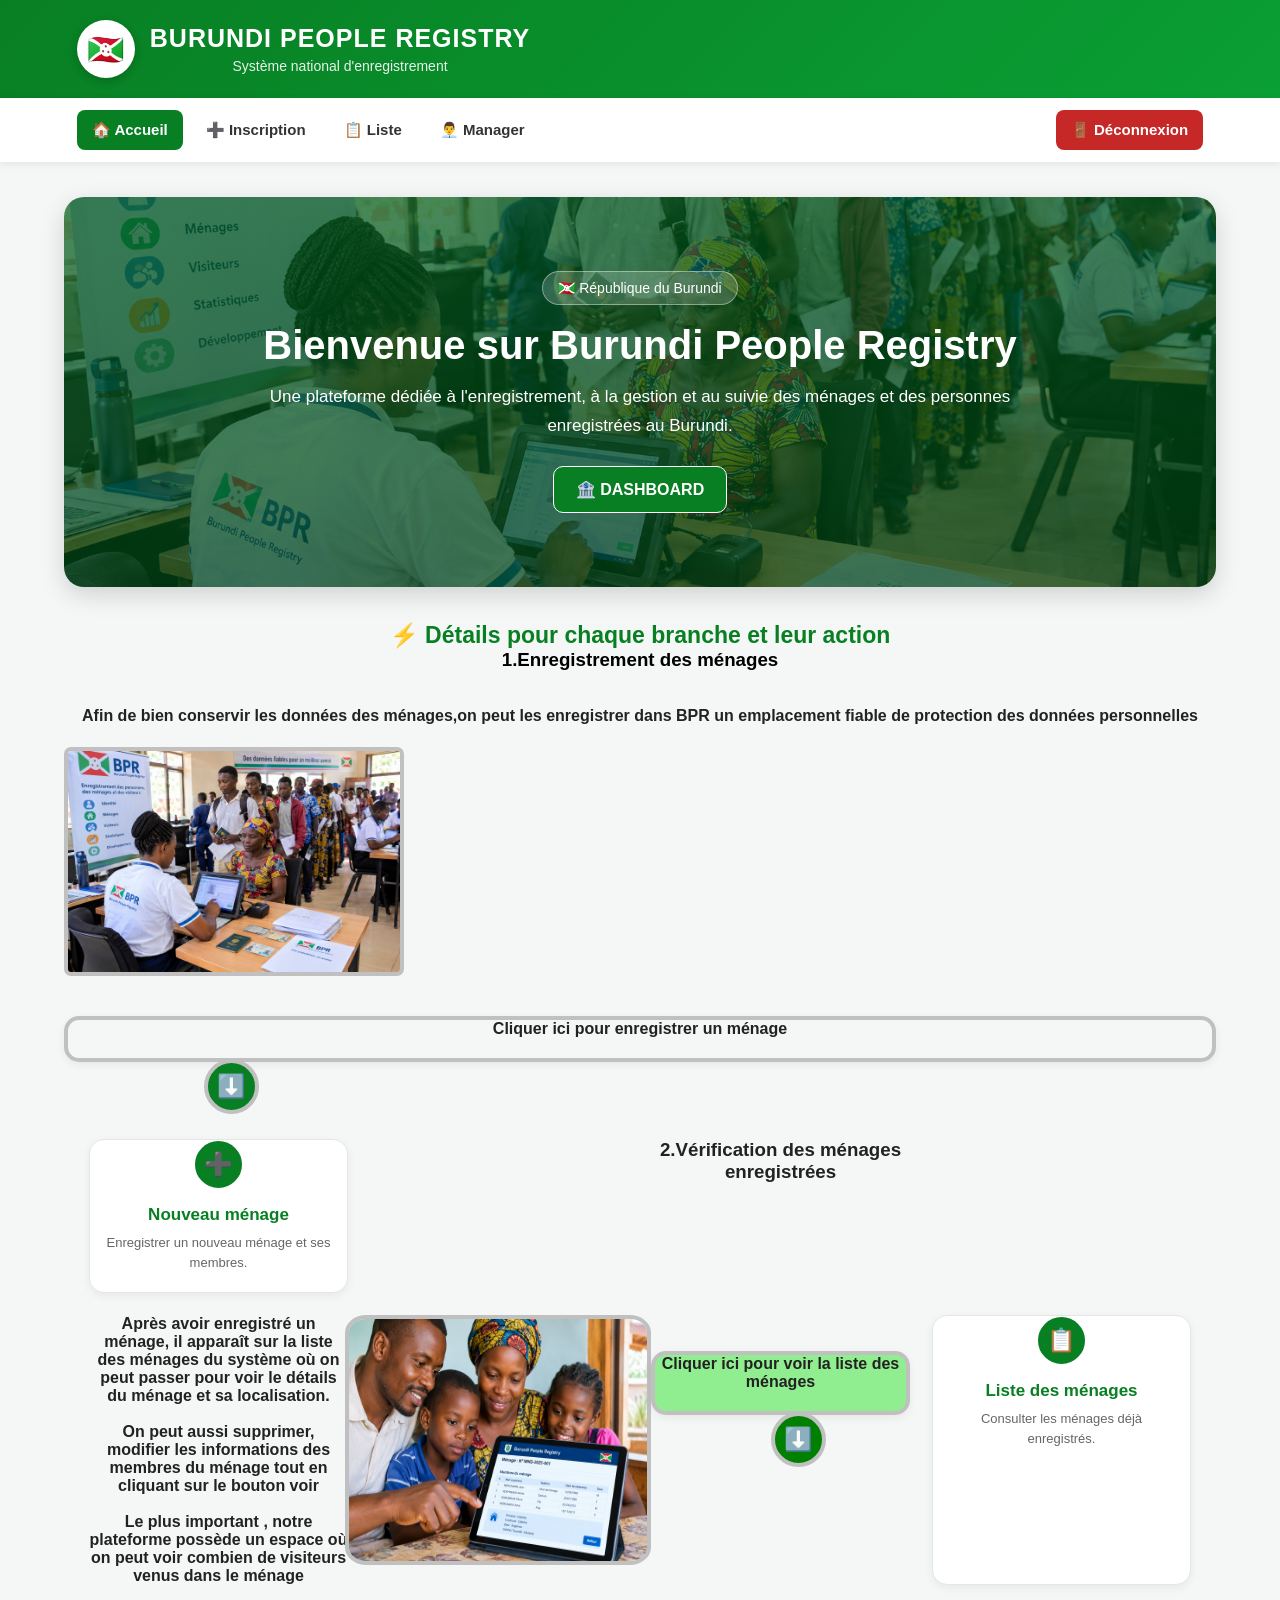
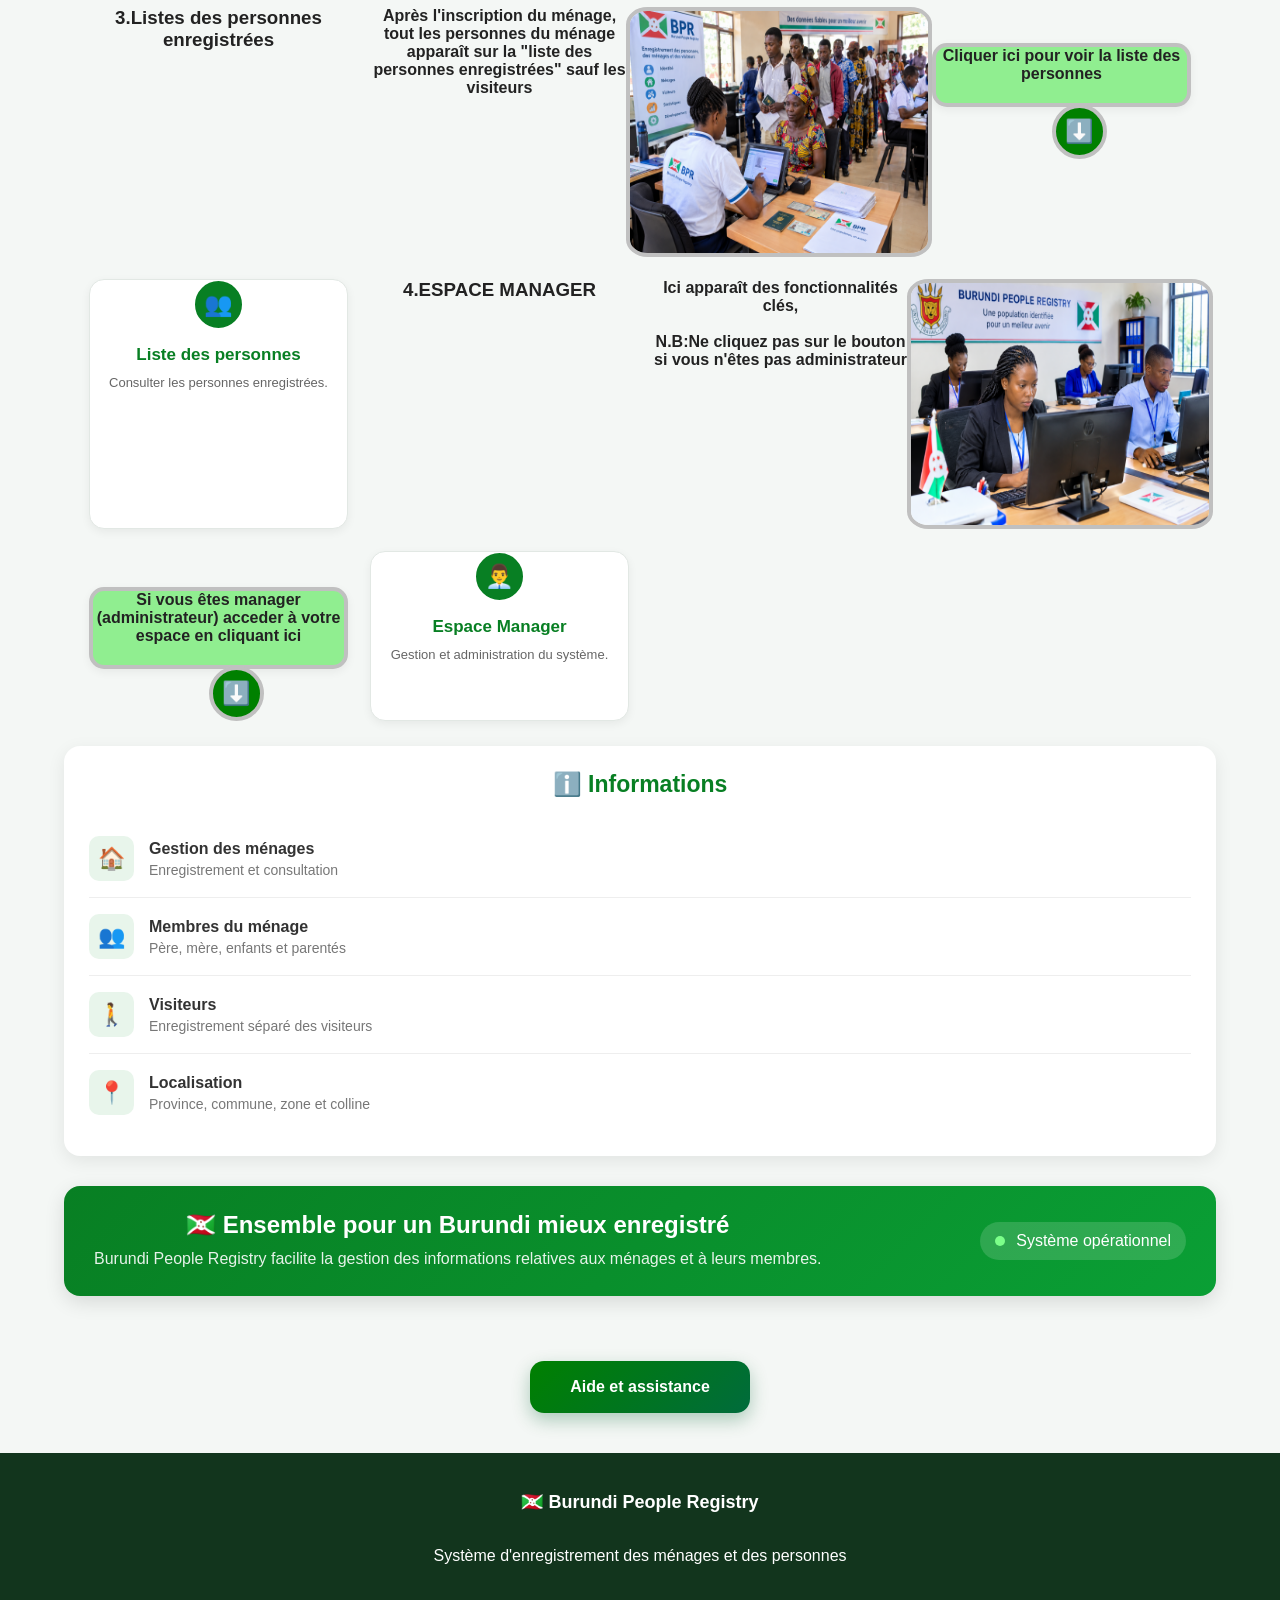
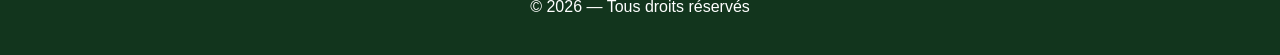
<file: accueil.html>
<!DOCTYPE html>
<html lang="fr">

<head>

    <meta charset="UTF-8">

    <meta
        name="viewport"
        content="width=device-width, initial-scale=1.0"
    >

    <title>Accueil - Burundi People Registry</title>

    <link
        rel="stylesheet"
        href="accueil.css"
    >

</head>


<body>


<!-- =====================================
     HEADER
===================================== -->

<header>

    <div class="logo">

        <div class="logo-icon">
            🇧🇮
        </div>

        <div class="logo-text">

            <h1>
                BURUNDI PEOPLE REGISTRY
            </h1>

            <p>
                Système national d'enregistrement
            </p>

        </div>

    </div>

</header>


<!-- =====================================
     NAVIGATION
===================================== -->

<nav>

    <a
        href="accueil.html"
        class="active"
    >
        🏠 Accueil
    </a>

    <a href="register.html">
        ➕ Inscription
    </a>

    <a href="menageutilisateur.html">
        📋 Liste
    </a>

    <a
        href="manager.html"
        class="manager-only"
    >
        👨‍💼 Manager
    </a>

    <button id="btnDeconnexion">
        🚪 Déconnexion
    </button>

</nav>


<!-- =====================================
     CONTENU PRINCIPAL
===================================== -->

<main>


    <!-- =================================
         HERO
    ================================== -->

    <section class="hero">

        <div class="hero-content">

            <span class="badge">
                🇧🇮 République du Burundi
            </span>

            <h2>
                Bienvenue sur Burundi People Registry
            </h2>

            <p>
                Une plateforme dédiée à l'enregistrement,
                à la gestion et au suivie des ménages et
                des personnes enregistrées au Burundi.
            </p>

            <div class="hero-buttons">

             

                <a
                    href=""
                    class="btn-secondary"
                >
                   🏦 DASHBOARD
                </a>

            </div>

        </div>

    </section>


    <!-- =================================
         STATISTIQUES
    ================================== -->

    
    <!-- =================================
         TABLEAU DE BORD
    ================================== -->

    


        <!-- ACTIONS RAPIDES -->

        

            <div class="card-header">

                <h2>
                    ⚡ Détails pour chaque branche et leur action
        </h2>
       
            <h3 class="t"><b>1.Enregistrement des ménages</b></h3>
        <br><br>
        <p><b>Afin de bien conservir les données des ménages,on peut les enregistrer dans BPR  un emplacement fiable de protection des données personnelles </b></p>
            </div>
<img src="register.png"width=340px class="re">
<div><br><br>
    
<div class="r">
    

<p><b>Cliquer ici pour enregistrer un ménage</b></p>
</div>
 <div class="action-icon1">
                        ⬇️
                    </div>
</div>
            <div class="actions">


                <a
                    href="register.html"
                    class="action"
                >

                    <div class="action-icon">
                        ➕
                    </div>

                    <strong>
                        Nouveau ménage
                    </strong>

                    <small>
                        Enregistrer un nouveau ménage
                        et ses membres.
                    </small>

                </a>
                <br>
                <h3><strong>2.Vérification des ménages enregistrées</strong></h3><br><br>
                <p><b>Après avoir enregistré un ménage, il apparaît sur la liste des ménages du système où on peut passer pour voir le détails du ménage et sa localisation.<br><br>
                 On peut aussi supprimer, modifier les informations des membres du ménage tout en cliquant sur le bouton voir
                 <br><br>
                 Le plus important , notre plateforme possède un espace où on peut voir combien de visiteurs venus dans le ménage</b></p>
<img src="liste.png" width=110% class="im">
<div><br><br>
    
<div class="s">
    

<p><b>Cliquer ici pour voir la liste des ménages</b></p>
</div>
 <div class="action-icon2">
                        ⬇️
                    </div>
</div>
                <a
                    href="menageutilisateur.html"
                    class="action"
                >

                    <div class="action-icon">
                        📋
                    </div>

                    <strong>
                        Liste des ménages
                    </strong>

                    <small>
                        Consulter les ménages
                        déjà enregistrés.
                    </small>

                </a>
<h3><b>3.Listes des personnes enregistrées</b></h3>  
<p><b>Après l'inscription du ménage, tout les personnes du ménage apparaît sur la "liste des personnes enregistrées" sauf les visiteurs</b></p>

<img src="register.png" width=110% class="im">
<div><br><br>
    
<div class="s">
    

<p><b>Cliquer ici pour voir la liste des personnes</b></p>
</div>
 <div class="action-icon2">
                        ⬇️
                    </div>
</div>
                <a
                    href="personneutilisateur.html"
                    class="action"
                >

                    <div class="action-icon">
                        👥
                    </div>

                    <strong>
                        Liste des personnes
                    </strong>

                    <small>
                        Consulter les personnes
                        enregistrées.
                    </small>

                </a>
 <h3><b>4.ESPACE MANAGER</b></h3>
<p><b>Ici apparaît des fonctionnalités clés,<br><br> N.B:Ne cliquez pas sur le bouton si vous n'êtes pas administrateur</b></p>                

<img src="manager.png" width="110%" class="im">
<div><br><br>
    
<div class="s">
    

<p><b>Si vous êtes manager (administrateur)  acceder à votre espace en cliquant ici</b></p>
</div>
 <div class="action-icon2">
                        ⬇️
                    </div>
</div>
                <a
                    href="manager.html"
                    class="action manager-only"
                >

                    <div class="action-icon">
                        👨‍💼
                    </div>

                    <strong>
                        Espace Manager
                    </strong>

                    <small>
                        Gestion et administration
                        du système.
                    </small>

                </a>


            </div>

        </div>


        <!-- INFORMATIONS -->

        <div class="card">

            <div class="card-header">

                <h2>
                    ℹ️ Informations
                </h2>

            </div>


            <div class="info-row">

                <div class="info-icon">
                    🏠
                </div>

                <div class="info-text">

                    <strong>
                        Gestion des ménages
                    </strong>

                    <span>
                        Enregistrement et consultation
                    </span>

                </div>

            </div>


            <div class="info-row">

                <div class="info-icon">
                    👥
                </div>

                <div class="info-text">

                    <strong>
                        Membres du ménage
                    </strong>

                    <span>
                        Père, mère, enfants et parentés
                    </span>

                </div>

            </div>


            <div class="info-row">

                <div class="info-icon">
                    🚶
                </div>

                <div class="info-text">

                    <strong>
                        Visiteurs
                    </strong>

                    <span>
                        Enregistrement séparé des visiteurs
                    </span>

                </div>

            </div>


            <div class="info-row">

                <div class="info-icon">
                    📍
                </div>

                <div class="info-text">

                    <strong>
                        Localisation
                    </strong>

                    <span>
                        Province, commune, zone et colline
                    </span>

                </div>

            </div>

        </div>

    </section>


    <!-- =================================
         MESSAGE
    ================================== -->

    <section class="welcome-card">

        <div class="welcome-text">

            <h2>
                🇧🇮 Ensemble pour un Burundi mieux enregistré
            </h2>

            <p>
                Burundi People Registry facilite la gestion
                des informations relatives aux ménages
                et à leurs membres.
            </p>

        </div>


        <div class="system-status">

            <span class="dot"></span>

            Système opérationnel

        </div>

    </section>


</main>
<!=======BOUTON AIDE ET ASSISTANCE==========>
<div class="bot">
<a href="bot.html" class="ia">Aide et assistance</a>
</div>

<!-- =====================================
     FOOTER
===================================== -->

<footer>

    <strong>
        🇧🇮 Burundi People Registry
    </strong>

    <br><br>

    Système d'enregistrement des ménages
    et des personnes

    <br><br>

    © 2026 — Tous droits réservés

</footer>


</body>

</html>
</file>
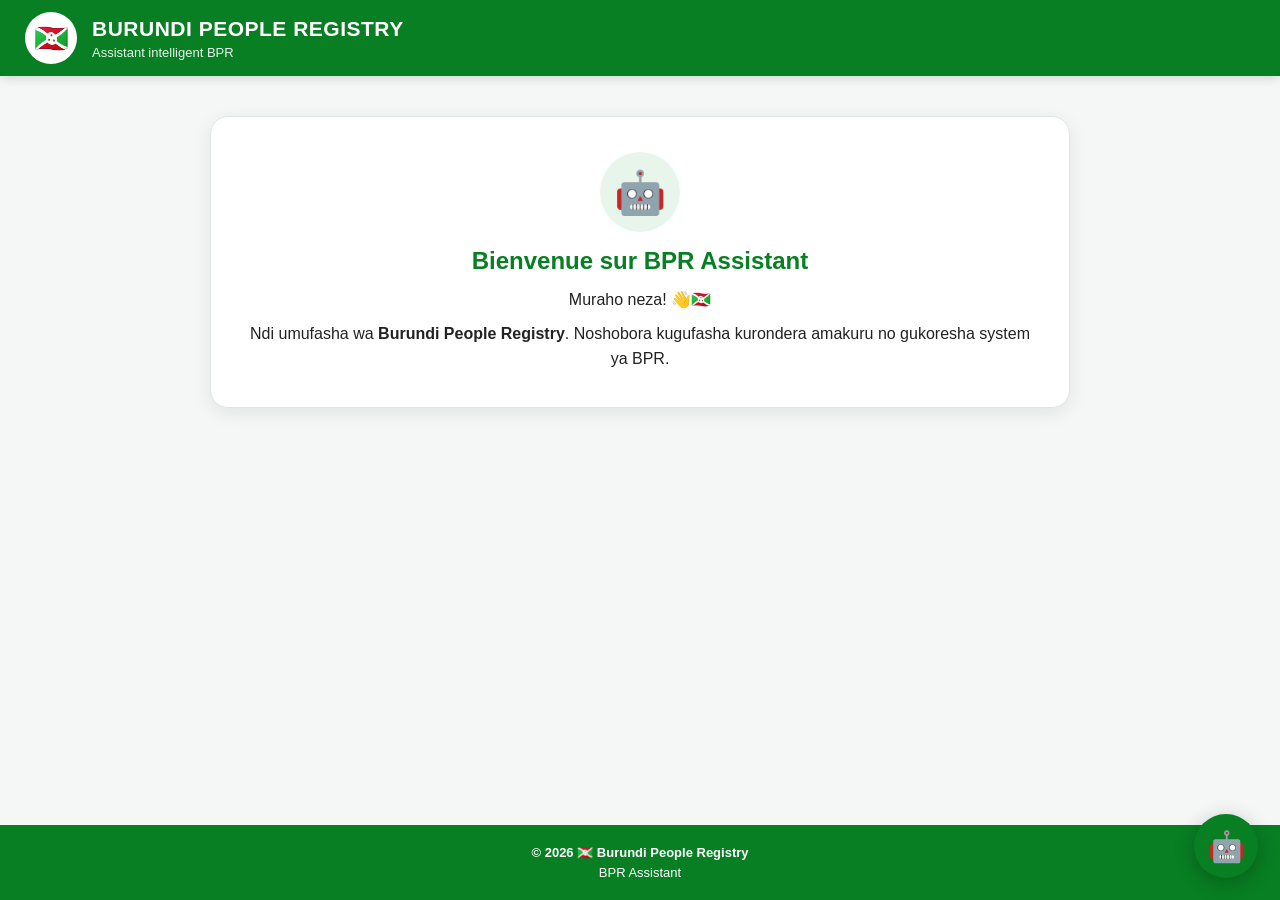
<file: bot.html>
<!DOCTYPE html>
<html lang="fr">
<head>
    <meta charset="UTF-8">
    <meta name="viewport" content="width=device-width, initial-scale=1.0">

    <title>BPR Assistant - Burundi People Registry</title>

    <link rel="stylesheet" href="bot.css">
</head>

<body>

    <!-- ==================================================
         🇧🇮 BURUNDI PEOPLE REGISTRY
         🤖 BPR AI ASSISTANT
    =================================================== -->

    <div class="bpr-page">

        <header class="bpr-header">
            <div class="logo">
                🇧🇮
            </div>

            <div>
                <h1>BURUNDI PEOPLE REGISTRY</h1>
                <p>Assistant intelligent BPR</p>
            </div>
        </header>


        <!-- ==================================================
             🤖 BPR BOT
        =================================================== -->

        <main class="bot-page">

            <div class="welcome-card">

                <div class="welcome-icon">
                    🤖
                </div>

                <h2>Bienvenue sur BPR Assistant</h2>

                <p>
                    Muraho neza! 👋🇧🇮
                </p>

                <p>
                    Ndi umufasha wa
                    <strong>Burundi People Registry</strong>.
                    Noshobora kugufasha kurondera amakuru
                    no gukoresha system ya BPR.
                </p>

            </div>


            <!-- CHAT CONTAINER -->

            <div id="bprBot">

                <!-- BOT BUTTON -->

                <button
                    id="botButton"
                    type="button"
                    aria-label="Ouvrir BPR Assistant"
                    title="BPR Assistant">

                    🤖

                </button>


                <!-- BOT WINDOW -->

                <section
                    id="botWindow"
                    aria-label="BPR Assistant">

                    <!-- HEADER -->

                    <div class="bot-header">

                        <div class="bot-profile">

                            <div class="bot-avatar">
                                🤖
                            </div>

                            <div class="bot-info">

                                <strong>
                                    BPR Assistant
                                </strong>

                                <small>
                                    🇧🇮 Burundi People Registry
                                </small>

                            </div>

                        </div>


                        <button
                            id="closeBot"
                            type="button"
                            aria-label="Fermer">

                            ×

                        </button>

                    </div>


                    <!-- STATUS -->

                    <div class="bot-status">

                        <span class="status-dot"></span>

                        <span>
                            Assistant disponible
                        </span>

                    </div>


                    <!-- MESSAGES -->

                    <div
                        id="botMessages"
                        class="bot-messages">

                        <!-- MESSAGE BOT -->

                        <div class="bot-message">

                            <div class="message-avatar">
                                🤖
                            </div>

                            <div class="message-content">

                                <strong>
                                    BPR Assistant
                                </strong>

                                <p>
                                    Muraho neza! 👋
                                </p>

                                <p>
                                    Ndi BPR Assistant.
                                    Nobafasha gukoresha
                                    <strong>
                                        Burundi People Registry
                                    </strong>.
                                </p>

                                <p>
                                    Ushobora kumbaza:
                                </p>

                                <ul>

                                    <li>
                                        🏠 Ménages zingahe zanditswe?
                                    </li>

                                    <li>
                                        👥 Abantu bangana iki?
                                    </li>

                                    <li>
                                        👤 Hari visiteurs bangahe?
                                    </li>

                                    <li>
                                        🔎 Norondera gute umuntu?
                                    </li>

                                    <li>
                                        📝 Nandikisha gute ménage?
                                    </li>

                                    <li>
                                        📊 Mpa statistiques
                                    </li>

                                </ul>

                            </div>

                        </div>

                    </div>


                    <!-- QUESTIONS RAPIDES -->

                    <div class="bot-quick-actions">

                        <button
                            type="button"
                            class="quick-question"
                            data-question="Ménages zingahe zanditswe?">

                            🏠 Ménages

                        </button>


                        <button
                            type="button"
                            class="quick-question"
                            data-question="Abantu bangana iki?">

                            👥 Personnes

                        </button>


                        <button
                            type="button"
                            class="quick-question"
                            data-question="Hari visiteurs bangahe?">

                            👤 Visiteurs

                        </button>


                        <button
                            type="button"
                            class="quick-question"
                            data-question="Mpa statistiques">

                            📊 Statistiques

                        </button>


                        <button
                            type="button"
                            class="quick-question"
                            data-question="Nshaka ubufasha">

                            ❓ Aide

                        </button>

                    </div>


                    <!-- INPUT -->

                    <div class="bot-input">

                        <input
                            type="text"
                            id="botInput"
                            placeholder="Andika ikibazo..."
                            autocomplete="off"
                            aria-label="Andika ubutumwa">


                        <button
                            id="sendBot"
                            type="button"
                            aria-label="Ohereza">

                            ➤

                        </button>

                    </div>


                    <!-- FOOTER -->

                    <div class="bot-footer">

                        🤖 BPR Assistant

                        <span>•</span>

                        🇧🇮 Burundi People Registry

                    </div>

                </section>

            </div>

        </main>


        <!-- ==================================================
             FOOTER
        =================================================== -->

        <footer class="bpr-footer">

            <p>
                <strong>
                    © 2026 🇧🇮 Burundi People Registry
                </strong>
            </p>

            <p>
                BPR Assistant
            </p>

        </footer>

    </div>


    <!-- ==================================================
         JAVASCRIPT
    =================================================== -->

    <script src="bot.js"></script>

</body>
</html>
</file>
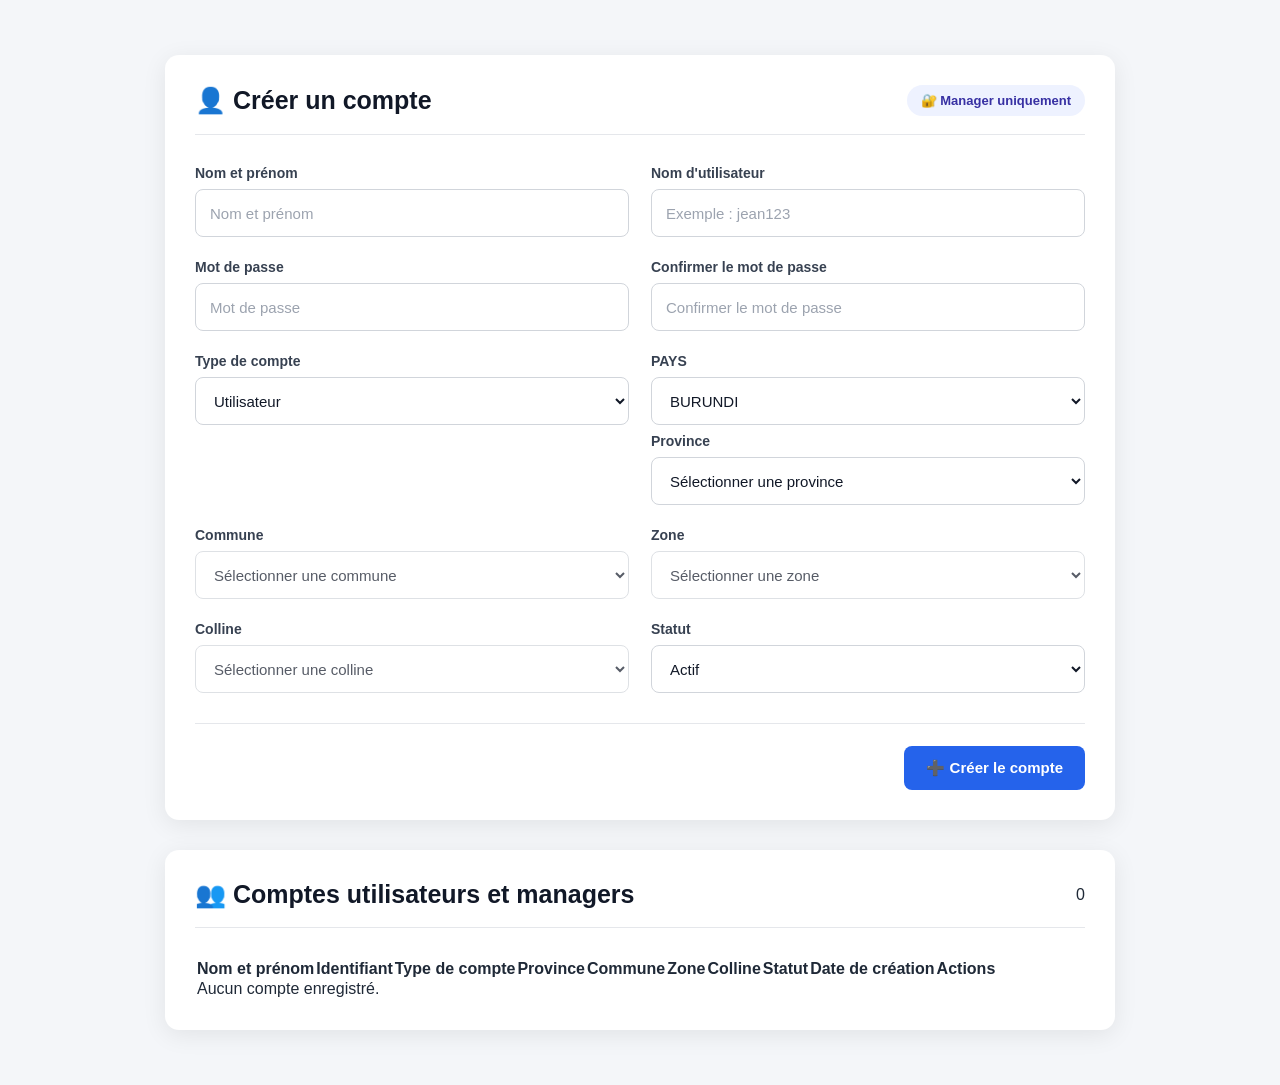
<file: compte.html>
<!DOCTYPE html>
<html lang="fr">

<head>
    <meta charset="UTF-8">
    <meta name="viewport" content="width=device-width, initial-scale=1.0">

    <title>BURUNDI PEOPLE REGISTRY - Comptes</title>

    <link rel="stylesheet" href="compte.css">
</head>

<body>

<section class="compte-section">

    <div class="section-header">
        <h2>👤 Créer un compte</h2>
        <span class="manager-only">🔐 Manager uniquement</span>
    </div>

    <form id="formCreerUtilisateur">

        <div class="form-grid">

            <!-- NOM -->
            <div class="form-group">
                <label for="nomUtilisateur">
                    Nom et prénom
                </label>

                <input
                    type="text"
                    id="nomUtilisateur"
                    placeholder="Nom et prénom"
                    required
                >
            </div>

            <!-- IDENTIFIANT -->
            <div class="form-group">
                <label for="identifiantUtilisateur">
                    Nom d'utilisateur
                </label>

                <input
                    type="text"
                    id="identifiantUtilisateur"
                    placeholder="Exemple : jean123"
                    required
                >
            </div>

            <!-- MOT DE PASSE -->
            <div class="form-group">
                <label for="motDePasseUtilisateur">
                    Mot de passe
                </label>

                <input
                    type="password"
                    id="motDePasseUtilisateur"
                    placeholder="Mot de passe"
                    required
                >
            </div>

            <!-- CONFIRMATION -->
            <div class="form-group">
                <label for="confirmationMotDePasse">
                    Confirmer le mot de passe
                </label>

                <input
                    type="password"
                    id="confirmationMotDePasse"
                    placeholder="Confirmer le mot de passe"
                    required
                >
            </div>


            <!-- =================================================
                 TYPE DE COMPTE
            ================================================== -->

            <div class="form-group">
                <label for="roleUtilisateur">
                    Type de compte
                </label>

                <select id="roleUtilisateur" required>

                    <option value="Utilisateur">
                        Utilisateur
                    </option>

                    <option value="Manager Zonal">
                        Manager Zonal
                    </option>

                    <option value="Manager Communal">
                        Manager Communal
                    </option>

                    <option value="Manager Provincial">
                        Manager Provincial
                    </option>

                    <option value="Manager National">
                        Manager National
                    </option>

                </select>
            </div>


            <!-- =================================================
                 PROVINCE
            ================================================== -->

            <div class="form-group">
                 <label for="PAYS">PAYS</label>
                 <select name="" id="">
                 <option value="BURUNDI">BURUNDI</option>
</select>
                <label for="provinceUtilisateur">
                    Province
                </label>

                <select id="provinceUtilisateur" required>

                    <option value="">
                        Sélectionner une province
                    </option>

                    <option value="Buhumuza">
                        Buhumuza
                    </option>

                    <option value="Bujumbura">
                        Bujumbura
                    </option>

                    <option value="Burunga">
                        Burunga
                    </option>

                    <option value="Butanyerera">
                        Butanyerera
                    </option>

                    <option value="Gitega">
                        Gitega
                    </option>

                </select>
            </div>


            <!-- =================================================
                 COMMUNE
            ================================================== -->

            <div class="form-group">

                <label for="communeUtilisateur">
                    Commune
                </label>

                <select
                    id="communeUtilisateur"
                    disabled
                >

                    <option value="">
                        Sélectionner une commune
                    </option>

                </select>

            </div>


            <!-- =================================================
                 ZONE
            ================================================== -->

            <div class="form-group">

                <label for="zoneUtilisateur">
                    Zone
                </label>

                <select
                    id="zoneUtilisateur"
                    disabled
                >

                    <option value="">
                        Sélectionner une zone
                    </option>

                </select>

            </div>


            <!-- =================================================
                 COLLINE
            ================================================== -->

            <div class="form-group">

                <label for="collineUtilisateur">
                    Colline
                </label>

                <select
                    id="collineUtilisateur"
                    disabled
                >

                    <option value="">
                        Sélectionner une colline
                    </option>

                </select>

            </div>


            <!-- =================================================
                 STATUT
            ================================================== -->

            <div class="form-group">

                <label for="statutUtilisateur">
                    Statut
                </label>

                <select
                    id="statutUtilisateur"
                    required
                >

                    <option value="Actif">
                        Actif
                    </option>

                    <option value="Inactif">
                        Inactif
                    </option>

                </select>

            </div>

        </div>


        <!-- ACTIONS -->

        <div class="form-actions">

            <button
                type="submit"
                id="btnCreerUtilisateur"
                class="btn primary"
            >
                ➕ Créer le compte
            </button>

            <button
                type="button"
                id="btnAnnulerModification"
                class="btn"
                style="display:none;"
            >
                Annuler
            </button>

        </div>


        <!-- MESSAGE -->

        <div
            id="messageUtilisateur"
            class="message"
        ></div>

    </form>

</section>


<!-- =====================================================
     LISTE DES COMPTES
===================================================== -->

<section class="compte-section">

    <div class="section-header">

        <h2>
            👥 Comptes utilisateurs et managers
        </h2>

        <span
            id="countUtilisateurs"
            class="count-badge"
        >
            0
        </span>

    </div>


    <div class="table-container">

        <table>

            <thead>

                <tr>

                    <th>
                        Nom et prénom
                    </th>

                    <th>
                        Identifiant
                    </th>

                    <th>
                        Type de compte
                    </th>

                    <th>
                        Province
                    </th>

                    <th>
                        Commune
                    </th>

                    <th>
                        Zone
                    </th>

                    <th>
                        Colline
                    </th>

                    <th>
                        Statut
                    </th>

                    <th>
                        Date de création
                    </th>

                    <th>
                        Actions
                    </th>

                </tr>

            </thead>


            <tbody id="tableUtilisateurs">

                <tr>

                    <td colspan="10">
                        Aucun compte enregistré.
                    </td>

                </tr>

            </tbody>

        </table>

    </div>

</section>

<script type="module" src="compte.js"></script>

</body>

</html>
</file>
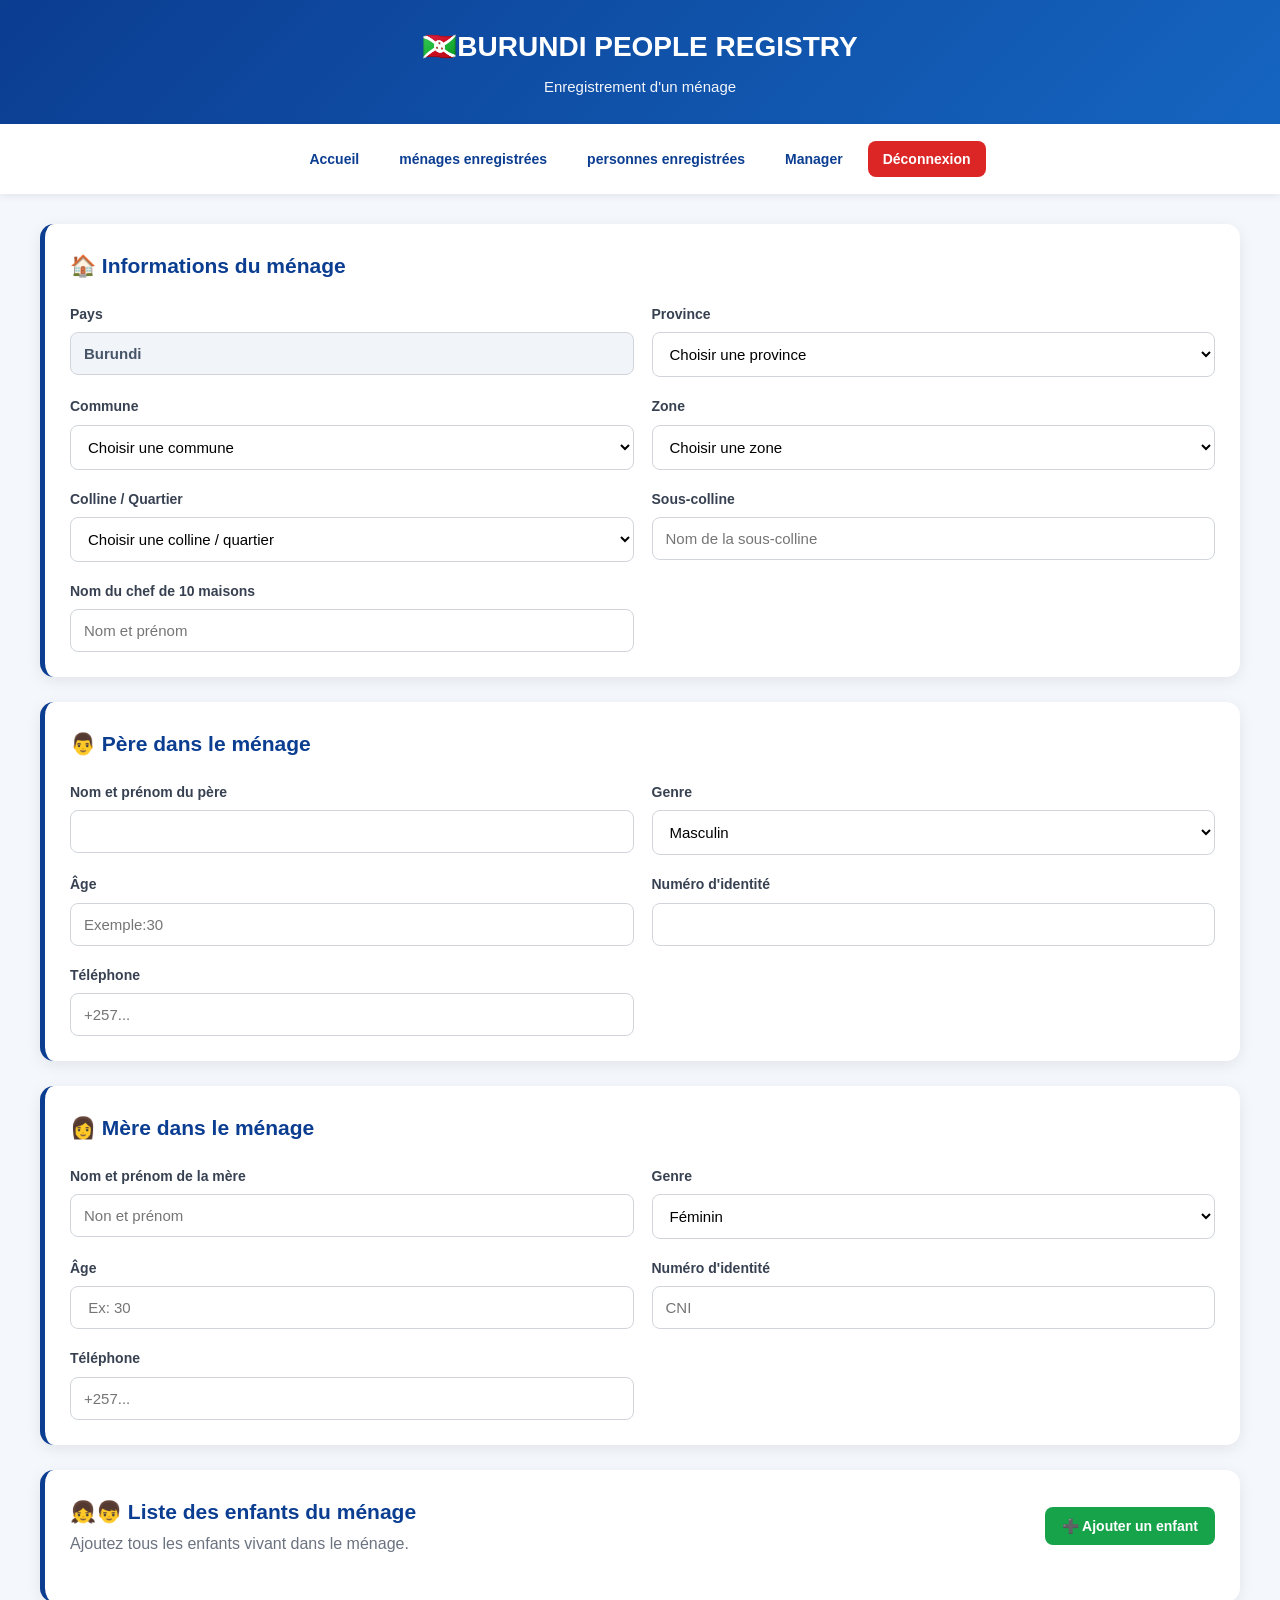
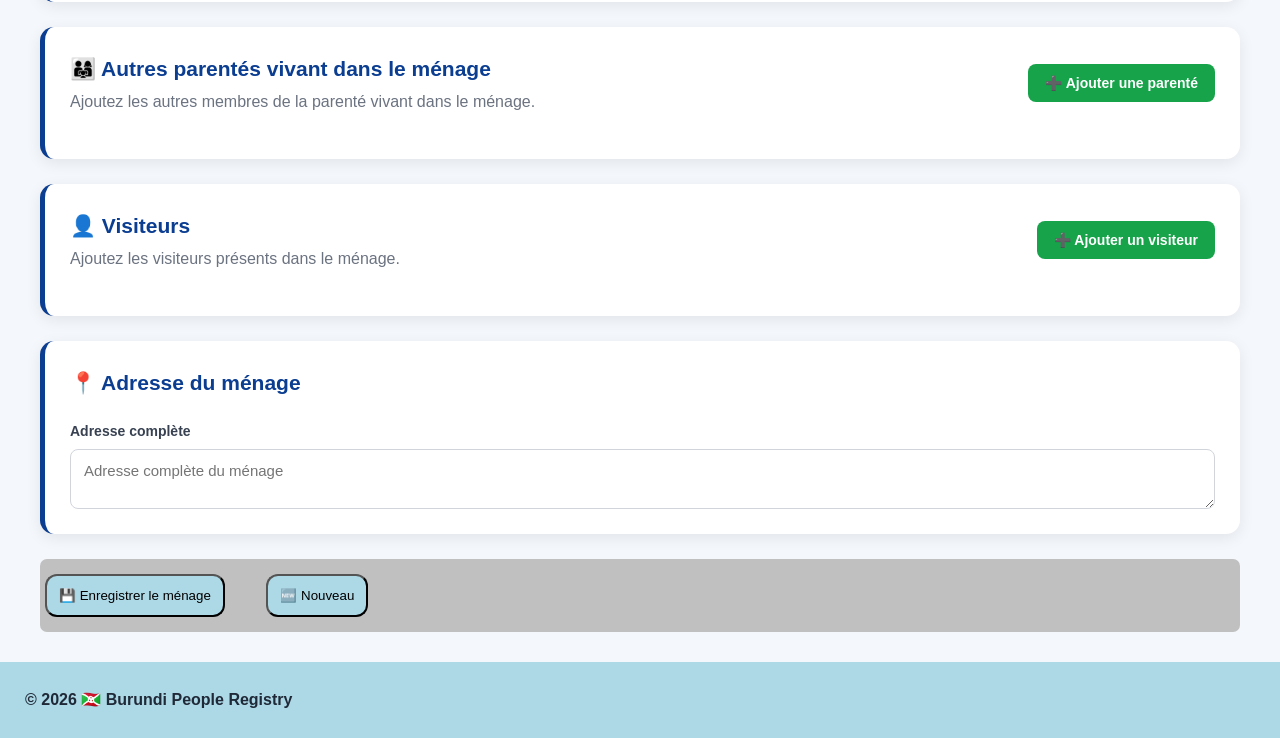
<file: register.html>
<!DOCTYPE html>
<html lang="fr">

<head>

    <meta charset="UTF-8">

    <meta
        name="viewport"
        content="width=device-width, initial-scale=1.0"
    >

    <title>Inscription - Burundi People Registry</title>

    <link
        rel="stylesheet"
        href="register.css"
    >

</head>


<body>

<header>

    <h1>🇧🇮BURUNDI PEOPLE REGISTRY</h1>

    <p>Enregistrement d'un ménage</p>

</header>


<nav>

    <a href="accueil.html">
        Accueil
    </a>

    <a href="menageutilisateur.html">
        ménages enregistrées
    </a>

    <a href="personneutilisateur.html">personnes enregistrées</a>

    <a
        href="manager.html"
        class="manager-only"
    >
        Manager
    </a>

    <button id="btnDeconnexion">
        Déconnexion
    </button>

</nav>


<main>

<form id="personForm">

<input
    type="hidden"
    id="menageId"
>


<!-- =====================================
     INFORMATIONS DU MÉNAGE
===================================== -->

<section class="form-section">

    <h2>🏠 Informations du ménage</h2>

    <div class="form-grid">

        <div class="form-group">

            <label>Pays</label>

            <input
                type="text"
                id="pays"
                value="Burundi"
                readonly
            >

        </div>


        <div class="form-group">

            <label>Province</label>

            <select
                id="province"
                required
            >

                <option value="">
                    Choisir une province
                </option>

                <option value="Buhumuza">
                    Buhumuza
                </option>

                <option value="Bujumbura">
                    Bujumbura
                </option>

                <option value="Burunga">
                    Burunga
                </option>

                <option value="Butanyerera">
                    Butanyerera
                </option>

                <option value="Gitega">
                    Gitega
                </option>

            </select>

        </div>


        <div class="form-group">

            <label>Commune </label>

            <select
                id="commune"
                required
            >

                <option value="">
                    Choisir une commune
                </option>

            </select>

        </div>


<div class="form-group">
    <label for="zone">Zone</label>

    <select id="zone" required>
        <option value="">Choisir une zone</option>
    </select>
</div>


<div class="form-group">
    <label for="colline">Colline / Quartier</label>

    <select id="colline" required>
        <option value="">Choisir une colline / quartier</option>
    </select>
</div>

        <div class="form-group">

            <label>Sous-colline</label>

            <input
                type="text"
                id="sousColline"
                placeholder="Nom de la sous-colline"
            >

        </div>


        <div class="form-group">

            <label>
                Nom du chef de 10 maisons
            </label>

            <input
                type="text"
                id="chef10Maisons"
                placeholder="Nom et prénom"
            >

        </div>

    </div>

</section>


<!-- =====================================
     PÈRE
===================================== -->

<section class="form-section">

    <h2>👨 Père dans le ménage</h2>

    <div class="form-grid">

        <div class="form-group">

            <label>Nom et prénom du père</label>

            <input
                type="text"
                id="nomPere"
                required
            >

        </div>


        <div class="form-group">

            <label>Genre</label>

            <select id="genrePere">

                <option value="Masculin">
                    Masculin
                </option>

            </select>

        </div>


        <div class="form-group">

            <label>Âge</label>

            <input
                type="number"
                id="agePere"
                min="0"
                max="150"
                placeholder="Exemple:30"
            >

        </div>


        <div class="form-group">

            <label>Numéro d'identité</label>

            <input
                type="tel"
                id="identitePere"
            >

        </div>


        <div class="form-group">

            <label>Téléphone</label>

            <input
                type="tel"
                id="telephonePere"
                placeholder="+257..."
            >

        </div>

    </div>

</section>


<!-- =====================================
     MÈRE
===================================== -->

<section class="form-section">

    <h2>👩 Mère dans le ménage</h2>

    <div class="form-grid">

        <div class="form-group">

            <label>Nom et prénom de la mère </label>

            <input
                type="text"
                id="nomMere"
                required
                placeholder="Non et prénom"
            >

        </div>


        <div class="form-group">

            <label>Genre</label>

            <select id="genreMere">

                <option value="Féminin">
                    Féminin
                </option>

            </select>

        </div>


        <div class="form-group">

            <label>Âge</label>

            <input
                type="number"
                id="ageMere"
                min="0"
                max="150"
                placeholder=" Ex: 30"
            >

        </div>


       <div class="form-group">

            <label>Numéro d'identité</label>

            <input
input type="text" id="identite" name="identite" inputmode="tel"
                type="tel"
                id="identiteMere"
           placeholder="CNI"
            >

        </div>


        <div class="form-group">

            <label>Téléphone</label>

            <input
                type="tel"
                id="telephoneMere"
                placeholder="+257..."
            >

        </div>

    </div>

</section>


<!-- =====================================
     ENFANTS
===================================== -->

<section class="form-section">

    <div class="section-title">

        <div>

            <h2>
                👧👦 Liste des enfants du ménage
            </h2>

            <p>
                Ajoutez tous les enfants vivant
                dans le ménage.
            </p>

        </div>


        <button
            type="button"
            id="btnAjouterEnfant"
            class="btn-add"
        >
            ➕ Ajouter un enfant
        </button>

    </div>


    <div id="listeEnfants"></div>

</section>


<!-- =====================================
     PARENTÉ
===================================== -->

<section class="form-section">

    <div class="section-title">

        <div>

            <h2>
                👨‍👩‍👧 Autres parentés vivant dans le ménage
            </h2>

            <p>
                Ajoutez les autres membres de la
                parenté vivant dans le ménage.
            </p>

        </div>


        <button
            type="button"
            id="btnAjouterParente"
            class="btn-add"
        >
            ➕ Ajouter une parenté
        </button>

    </div>


    <div id="listeParentes"></div>

</section>


<!-- =====================================
     VISITEURS
===================================== -->

<section class="form-section">

    <div class="section-title">

        <div>

            <h2>
                👤 Visiteurs
            </h2>

            <p>
                Ajoutez les visiteurs présents
                dans le ménage.
            </p>

        </div>


        <button
            type="button"
            id="btnAjouterVisiteur"
            class="btn-add"
        >
            ➕ Ajouter un visiteur
        </button>

    </div>


    <div id="listeVisiteurs"></div>

</section>


<!-- =====================================
     ADRESSE
===================================== -->

<section class="form-section">

    <h2>📍 Adresse du ménage</h2>

    <div class="form-group">

        <label>Adresse complète</label>

        <textarea
            id="adresse"
            rows="2"
            placeholder="Adresse complète du ménage"
        ></textarea>

    </div>

</section>


<!-- =====================================
     BOUTONS
===================================== -->

<div class="buttons">

    <button class="bt1"
        type="submit"
        id="saveButton"
        class="btn-save"
    >
        💾 Enregistrer le ménage
    </button>


    <button class="bt2"
        type="button"
        id="btnNouveau"
        class="btn-reset"
    >
        🆕 Nouveau
    </button>

</div>


<p
    id="message"
    class="message"
></p>


</form>

</main>


<footer>

    <p><b>
        © 2026 🇧🇮 Burundi People Registry
    </b></p>

</footer>

<script src="register.js"></script>


</body
</file>
<file: accueil.css>
.re{
    border:4px solid silver;
    border-radius: 7px;
}
.im{
    margin-left:-25px;
    height:250px;
    width:118%;
    border:4px solid silver;
    border-radius: 7%;
}
.action-icon2{
    width: 55px;
    height: 55px;

    margin-top: -3px;

    background:green;
    color: white;

    border: 4px solid silver;
    border-radius: 50%;

    display: flex;
    align-items: center;
    justify-content: center;

    font-size: 23px;

    position: relative;
    padding:10px ;
    margin-left: 120px;
    
}
.s{
background:lightgreen;
border: 4px solid silver;
border-radius: 15px;
overflow: hidden;

display: flex;
flex-direction: column;
align-items: center;

text-align: center;
text-decoration: none;
color: #222;

padding-bottom: 20px;

box-shadow: 0 3px 10px rgba(0, 0, 0, .06);

transition: .3s;

}

h3{
    text-align: center;
}
.t{
    color:black;
}
.r{
background:ping;
border: 4px solid silver;
border-radius: 15px;
overflow: hidden;

display: flex;
flex-direction: column;
align-items: center;

text-align: center;
text-decoration: none;
color: #222;

padding-bottom: 20px;

box-shadow: 0 3px 10px rgba(0, 0, 0, .06);

transition: .3s;
}

.action-icon1{
    width: 55px;
    height: 55px;

    margin-top: -3px;

    background: #087f23;
    color: white;

    border: 4px solid silver;
    border-radius: 50%;

    display: flex;
    align-items: center;
    justify-content: center;

    font-size: 23px;

    position: relative;
    padding:10px ;
    margin-left: 140px;
    
}
p{
    text-align: center;
}
ol{
    text-align: center;
    
}
h2{
    text-align: center;
}
/* =========================================
   BURUNDI PEOPLE REGISTRY - ACCUEIL
========================================= */

* {
    margin: 0;
    padding: 0;
    box-sizing: border-box;
}

html {
    scroll-behavior: smooth;
}

body {
    font-family: Arial, Helvetica, sans-serif;
    background: #f4f7f5;
    color: #222;
    min-height: 100vh;
}


/* =========================================
   HEADER
========================================= */

header {
    background: linear-gradient(135deg, #087f23, #0a9f35);
    color: white;
    padding: 20px 6%;
    box-shadow: 0 3px 12px rgba(0, 0, 0, 0.15);
}

.logo {
    display: flex;
    align-items: center;
    gap: 15px;
}

.logo-icon {
    width: 58px;
    height: 58px;
    background: white;
    border-radius: 50%;
    display: flex;
    align-items: center;
    justify-content: center;
    font-size: 30px;
    box-shadow: 0 3px 10px rgba(0,0,0,.2);
}

.logo-text h1 {
    font-size: 25px;
    letter-spacing: 1px;
}

.logo-text p {
    margin-top: 5px;
    font-size: 14px;
    opacity: .9;
}


/* =========================================
   NAVIGATION
========================================= */

nav {
    background: white;
    display: flex;
    align-items: center;
    gap: 8px;
    padding: 12px 6%;
    box-shadow: 0 2px 8px rgba(0,0,0,.08);
    position: sticky;
    top: 0;
    z-index: 1000;
}

nav a,
nav button {
    text-decoration: none;
    border: none;
    background: transparent;
    color: #333;
    font-size: 15px;
    font-weight: 600;
    padding: 11px 15px;
    border-radius: 8px;
    cursor: pointer;
    transition: .3s;
}

nav a:hover,
nav a.active {
    background: #087f23;
    color: white;
}

nav button {
    margin-left: auto;
    background: #c62828;
    color: white;
}

nav button:hover {
    background: #a91f1f;
    transform: translateY(-2px);
}


/* =========================================
   MAIN
========================================= */

main {
    width: 90%;
    max-width: 1250px;
    margin: auto;
    padding: 35px 0;
}


/* =========================================
   HERO
========================================= */

.hero {
    min-height: 390px;
    border-radius: 20px;
    background:
        linear-gradient(
            rgba(0, 90, 25, .72),
            rgba(0, 70, 20, .72)
        ),
        url("register.png");

    background-size: cover;
    background-position: center;

    display: flex;
    align-items: center;
    justify-content: center;

    text-align: center;
    color: white;

    box-shadow: 0 8px 25px rgba(0,0,0,.15);
    margin-bottom: 35px;
}

.hero-content {
    width: 90%;
    max-width: 800px;
}

.badge {
    display: inline-block;
    background: rgba(255, 255, 255, 0.18);
    border: 1px solid rgba(255,255,255,.4);
    padding: 8px 15px;
    border-radius: 30px;
    margin-bottom: 18px;
    font-size: 14px;
}

.hero h2 {
    font-size: 40px;
    margin-bottom: 15px;
}

.hero p {
    font-size: 17px;
    line-height: 1.7;
    margin-bottom: 25px;
}


/* =========================================
   HERO BUTTONS
========================================= */

.hero-buttons {
    display: flex;
    justify-content: center;
    gap: 15px;
    flex-wrap: wrap;
}

.btn-primary,
.btn-secondary {
    text-decoration: none;
    padding: 13px 22px;
    border-radius: 10px;
    font-weight: bold;
    transition: .3s;
}

.btn-primary {
    background: white;
    color: #087f23;
}

.btn-secondary {
    background: #087f23;
    color: white;
    border: 1px solid white;
}

.btn-primary:hover,
.btn-secondary:hover {
    transform: translateY(-3px);
}


/* =========================================
   CARD
========================================= */

.card {
    background: white;
    border-radius: 16px;
    padding: 25px;
    margin-bottom: 30px;
    box-shadow: 0 5px 18px rgba(0,0,0,.08);
}

.card-header {
    margin-bottom: 22px;
}

.card-header h2 {
    color: #087f23;
    font-size: 23px;
}


/* =========================================
   ACTIONS
========================================= */

.actions {
    display: grid;
    grid-template-columns: repeat(4, 1fr);
    gap: 22px;
    padding: 25px;
    background:lightsilver;
}

.action {
    background: #fff;
    border: 1px solid #e2e8e4;
    border-radius: 15px;
    overflow: hidden;

    display: flex;
    flex-direction: column;
    align-items: center;

    text-align: center;
    text-decoration: none;
    color: #222;

    padding-bottom: 20px;

    box-shadow: 0 3px 10px rgba(0,0,0,.06);

    transition: .3s;
}

.action:hover {
    transform: translateY(-6px);
    box-shadow: 0 10px 25px rgba(0,0,0,.14);
    border-color: #087f23;
}


/* =========================================
   ACTION IMAGE
========================================= */

.action-image {
    width: 100%;
    height: 180px;

    object-fit: cover;
    object-position: center;

    display: block;
   
}


/* =========================================
   ACTION ICON
========================================= */

.action-icon {
    width: 55px;
    height: 55px;

    margin-top: -3px;

    background: #087f23;
    color: white;

    border: 4px solid white;
    border-radius: 50%;

    display: flex;
    align-items: center;
    justify-content: center;

    font-size: 23px;

    position: relative;
    padding:10px ;
    
    

}


/* =========================================
   ACTION TEXT
========================================= */

.action strong {
    font-size: 17px;
    margin-top: 13px;
    color: #087f23;
}

.action small {
    font-size: 13px;
    line-height: 1.5;
    color: #666;
    padding: 8px 15px 0;
}


/* =========================================
   INFORMATIONS
========================================= */

.info-row {
    display: flex;
    align-items: center;
    gap: 15px;

    padding: 16px 0;

    border-bottom: 1px solid #eee;
}

.info-row:last-child {
    border-bottom: none;
}

.info-icon {
    width: 45px;
    height: 45px;

    background: #e8f5eb;
    color: #087f23;

    border-radius: 10px;

    display: flex;
    align-items: center;
    justify-content: center;

    font-size: 22px;
}

.info-text {
    display: flex;
    flex-direction: column;
    gap: 4px;
}

.info-text strong {
    color: #333;
}

.info-text span {
    color: #777;
    font-size: 14px;
}


/* =========================================
   WELCOME CARD
========================================= */

.welcome-card {
    background: linear-gradient(135deg, #087f23, #0a9f35);
    color: white;

    padding: 25px 30px;

    border-radius: 16px;

    display: flex;
    justify-content: space-between;
    align-items: center;

    gap: 20px;

    margin-top: 30px;

    box-shadow: 0 6px 20px rgba(0,0,0,.12);
}

.welcome-text h2 {
    margin-bottom: 8px;
}

.welcome-text p {
    opacity: .9;
    line-height: 1.5;
}

.system-status {
    white-space: nowrap;
    background: rgba(255,255,255,.15);
    padding: 10px 15px;
    border-radius: 30px;
}

.dot {
    display: inline-block;
    width: 10px;
    height: 10px;

    background: #7cff8a;

    border-radius: 50%;

    margin-right: 7px;
}
/*=======IA=======*/
/* =====================================
   BOUTON AIDE ET ASSISTANCE
===================================== */

.bot {
    width: 100%;

    display: flex;
    justify-content: center;
    align-items: center;

    margin: 30px 0;
}


/* Bouton */

.bot .ia {
    display: inline-flex;

    justify-content: center;
    align-items: center;

    min-width: 220px;
    height: 52px;

    padding: 0 25px;

    background: linear-gradient(
        135deg,
        #008000,
        #006b3c
    );

    color: white;

    text-decoration: none;

    font-size: 16px;
    font-weight: 700;

    border-radius: 14px;

    box-shadow:
        0 7px 18px rgba(0, 100, 50, 0.30);

    transition:
        transform 0.25s ease,
        box-shadow 0.25s ease,
        background 0.25s ease;
}


/* Iyo uyijeko */

.bot .ia:hover {
    background: linear-gradient(
        135deg,
        #006b3c,
        #004f2d
    );

    transform: translateY(-3px);

    box-shadow:
        0 12px 25px rgba(0, 80, 40, 0.40);
}


/* Iyo ukandagiye */

.bot .ia:active {
    transform: translateY(0);

    box-shadow:
        0 5px 12px rgba(0, 80, 40, 0.25);
}


/* =====================================
   TELEPHONE
===================================== */

@media (max-width: 600px) {

    .bot {
        margin: 25px 0;
    }

    .bot .ia {
        width: 90%;
        max-width: 320px;

        height: 50px;

        font-size: 15px;
    }
}

.ia{
    text-decoration: none;

    background: #1d4ed8;

    color: white;

    padding: 13px 18px;

    border-radius:9%; 

    font-size: 36.3px;

    font-weight: 700px;

    white-space: nowrap;

    transition: 0.2s;
    
    
justify-content: center;


}

/* =========================================
   FOOTER
========================================= */

footer {
    background: #12351d;
    color: white;

    text-align: center;

    padding: 35px 20px;

    margin-top: 40px;

    line-height: 1.6;
}

footer strong {
    font-size: 18px;
}


/* =========================================
   RESPONSIVE TABLET
========================================= */

@media (max-width: 1000px) {

    .actions {
        grid-template-columns: repeat(2, 1fr);
    }

    .hero h2 {
        font-size: 32px;
    }

}


/* =========================================
   RESPONSIVE TELEPHONE
========================================= */

@media (max-width: 650px) {

    header {
        padding: 15px;
    }

    .logo-text h1 {
        font-size: 17px;
    }

    .logo-text p {
        font-size: 11px;
    }

    .logo-icon {
        width: 48px;
        height: 48px;
        font-size: 24px;
    }


    nav {
        padding: 8px;
        gap: 4px;
        overflow-x: auto;
    }

    nav a,
    nav button {
        font-size: 12px;
        padding: 9px 10px;
        white-space: nowrap;
    }


    main {
        width: 94%;
        padding: 20px 0;
    }


    .hero {
        min-height: 420px;
        border-radius: 15px;
    }

    .hero h2 {
        font-size: 27px;
    }

    .hero p {
        font-size: 14px;
    }


    .hero-buttons {
        flex-direction: column;
    }

    .btn-primary,
    .btn-secondary {
        width: 100%;
    }


    .card {
        padding: 18px;
    }


    .actions {
        grid-template-columns: 1fr;
        gap: 18px;
    }


    .action-image {
        height: 210px;
    }


    .welcome-card {
        flex-direction: column;
        text-align: center;
    }

    .system-status {
        white-space: normal;
    }

}


/* =========================================
   PETIT TELEPHONE
========================================= */

@media (max-width: 400px) {

    .hero h2 {
        font-size: 23px;
    }

    .hero p {
        font-size: 13px;
    }

    .action-image {
        height: 180px;
    }

    .card-header h2 {
        font-size: 20px;
    }
}
</file>
<file: bot.css>
/* =========================================================
   🇧🇮 BURUNDI PEOPLE REGISTRY
   🤖 BPR ASSISTANT - CSS
========================================================= */


/* =========================================================
   RESET
========================================================= */

* {
    box-sizing: border-box;
    margin: 0;
    padding: 0;
}

html {
    scroll-behavior: smooth;
}

body {
    font-family: Arial, Helvetica, sans-serif;
    background: #f4f7f5;
    color: #222;
}


/* =========================================================
   PAGE BPR
========================================================= */

.bpr-page {
    min-height: 100vh;
    display: flex;
    flex-direction: column;
}


/* =========================================================
   HEADER
========================================================= */

.bpr-header {
    width: 100%;
    min-height: 75px;
    display: flex;
    align-items: center;
    gap: 15px;
    padding: 12px 25px;
    background: #087f23;
    color: white;
    box-shadow: 0 2px 10px rgba(0, 0, 0, 0.15);
}

.bpr-header .logo {
    width: 52px;
    height: 52px;
    border-radius: 50%;
    background: white;
    display: flex;
    align-items: center;
    justify-content: center;
    font-size: 28px;
}

.bpr-header h1 {
    font-size: 21px;
    letter-spacing: 0.5px;
}

.bpr-header p {
    margin-top: 4px;
    font-size: 13px;
    opacity: 0.9;
}


/* =========================================================
   MAIN
========================================================= */

.bot-page {
    width: 100%;
    max-width: 900px;
    margin: 0 auto;
    padding: 40px 20px;
    flex: 1;
}


/* =========================================================
   WELCOME CARD
========================================================= */

.welcome-card {
    background: white;
    border-radius: 18px;
    padding: 35px;
    text-align: center;
    box-shadow: 0 5px 20px rgba(0, 0, 0, 0.08);
    border: 1px solid #e1e6e3;
}

.welcome-icon {
    width: 80px;
    height: 80px;
    margin: 0 auto 15px;
    border-radius: 50%;
    display: flex;
    align-items: center;
    justify-content: center;
    background: #e8f5eb;
    font-size: 42px;
}

.welcome-card h2 {
    margin-bottom: 12px;
    color: #087f23;
}

.welcome-card p {
    margin-top: 8px;
    line-height: 1.6;
}


/* =========================================================
   BOT CONTAINER
========================================================= */

#bprBot {
    position: fixed;
    right: 22px;
    bottom: 22px;
    z-index: 99999;
}


/* =========================================================
   BOT OPEN BUTTON
========================================================= */

#botButton {
    width: 64px;
    height: 64px;
    border: none;
    border-radius: 50%;
    background: #087f23;
    color: white;
    font-size: 30px;
    cursor: pointer;

    display: flex;
    align-items: center;
    justify-content: center;

    box-shadow:
        0 5px 20px rgba(0, 0, 0, 0.25);

    transition:
        transform 0.2s ease,
        box-shadow 0.2s ease;
}

#botButton:hover {
    transform: scale(1.08);

    box-shadow:
        0 8px 25px rgba(0, 0, 0, 0.30);
}

#botButton:active {
    transform: scale(0.95);
}


/* =========================================================
   BOT WINDOW
========================================================= */

#botWindow {
    display: none;

    position: absolute;
    right: 0;
    bottom: 78px;

    width: 370px;
    height: 560px;

    background: white;

    border-radius: 18px;

    overflow: hidden;

    border: 1px solid #dfe5e1;

    box-shadow:
        0 10px 40px rgba(0, 0, 0, 0.25);

    animation: botOpen 0.2s ease;
}


/* Animation */

@keyframes botOpen {

    from {
        opacity: 0;
        transform: translateY(15px) scale(0.97);
    }

    to {
        opacity: 1;
        transform: translateY(0) scale(1);
    }
}


/* =========================================================
   BOT HEADER
========================================================= */

.bot-header {
    height: 70px;

    padding: 10px 15px;

    background: #087f23;

    color: white;

    display: flex;
    align-items: center;
    justify-content: space-between;
}

.bot-profile {
    display: flex;
    align-items: center;
    gap: 10px;
}

.bot-avatar {
    width: 45px;
    height: 45px;

    border-radius: 50%;

    background: white;

    display: flex;
    align-items: center;
    justify-content: center;

    font-size: 25px;
}

.bot-info {
    display: flex;
    flex-direction: column;
}

.bot-info strong {
    font-size: 16px;
}

.bot-info small {
    margin-top: 3px;
    font-size: 11px;
    opacity: 0.9;
}


/* Close button */

#closeBot {
    width: 38px;
    height: 38px;

    border: none;
    background: transparent;

    color: white;

    font-size: 30px;

    cursor: pointer;

    border-radius: 50%;
}

#closeBot:hover {
    background: rgba(255, 255, 255, 0.15);
}


/* =========================================================
   STATUS
========================================================= */

.bot-status {
    height: 32px;

    display: flex;
    align-items: center;

    gap: 7px;

    padding: 0 15px;

    background: #f7faf8;

    color: #555;

    font-size: 12px;

    border-bottom: 1px solid #e7ebe8;
}

.status-dot {
    width: 8px;
    height: 8px;

    border-radius: 50%;

    background: #20a642;

    display: inline-block;

    box-shadow: 0 0 0 3px rgba(32, 166, 66, 0.12);
}


/* =========================================================
   MESSAGES
========================================================= */

.bot-messages {
    height: 330px;

    padding: 15px;

    overflow-y: auto;

    background: #f3f6f4;
}


/* Scrollbar */

.bot-messages::-webkit-scrollbar {
    width: 6px;
}

.bot-messages::-webkit-scrollbar-thumb {
    background: #c5cec8;
    border-radius: 10px;
}


/* =========================================================
   BOT MESSAGE
========================================================= */

.bot-message {
    width: 100%;

    display: flex;

    align-items: flex-start;

    gap: 8px;

    margin-bottom: 14px;
}

.message-avatar {
    width: 30px;
    height: 30px;

    flex-shrink: 0;

    border-radius: 50%;

    background: white;

    display: flex;
    align-items: center;
    justify-content: center;

    font-size: 17px;

    border: 1px solid #dfe5e1;
}

.message-content {
    max-width: 85%;

    background: white;

    padding: 10px 13px;

    border-radius: 4px 14px 14px 14px;

    border: 1px solid #e0e5e2;

    box-shadow: 0 1px 3px rgba(0, 0, 0, 0.04);

    font-size: 14px;

    line-height: 1.5;
}

.message-content strong {
    color: #087f23;
}

.message-content p {
    margin-top: 7px;
}

.message-content ul {
    margin-top: 7px;
    padding-left: 20px;
}

.message-content li {
    margin-bottom: 5px;
}


/* =========================================================
   USER MESSAGE
========================================================= */

.user-message {
    max-width: 80%;

    margin-left: auto;
    margin-bottom: 14px;

    padding: 10px 13px;

    background: #087f23;

    color: white;

    border-radius: 14px 4px 14px 14px;

    font-size: 14px;

    line-height: 1.5;

    box-shadow: 0 2px 5px rgba(0, 0, 0, 0.10);
}


/* =========================================================
   QUICK QUESTIONS
========================================================= */

.bot-quick-actions {
    min-height: 58px;

    padding: 8px 10px;

    display: flex;

    gap: 7px;

    overflow-x: auto;

    background: white;

    border-top: 1px solid #e5e9e6;

    border-bottom: 1px solid #e5e9e6;
}

.bot-quick-actions::-webkit-scrollbar {
    height: 4px;
}

.bot-quick-actions::-webkit-scrollbar-thumb {
    background: #c7cec9;
    border-radius: 10px;
}

.quick-question {
    flex-shrink: 0;

    border: 1px solid #087f23;

    background: white;

    color: #087f23;

    border-radius: 18px;

    padding: 7px 11px;

    font-size: 12px;

    cursor: pointer;

    transition: 0.2s;
}

.quick-question:hover {
    background: #087f23;
    color: white;
}


/* =========================================================
   INPUT
========================================================= */

.bot-input {
    height: 68px;

    padding: 10px;

    display: flex;

    align-items: center;

    gap: 8px;

    background: white;
}

#botInput {
    flex: 1;

    height: 45px;

    border: 1px solid #ccd5cf;

    border-radius: 25px;

    padding: 0 15px;

    outline: none;

    font-size: 14px;

    background: #fafbfa;
}

#botInput:focus {
    border-color: #087f23;

    box-shadow:
        0 0 0 3px rgba(8, 127, 35, 0.10);
}

#sendBot {
    width: 45px;
    height: 45px;

    flex-shrink: 0;

    border: none;

    border-radius: 50%;

    background: #087f23;

    color: white;

    font-size: 19px;

    cursor: pointer;

    display: flex;
    align-items: center;
    justify-content: center;

    transition: 0.2s;
}

#sendBot:hover {
    transform: scale(1.06);
}

#sendBot:active {
    transform: scale(0.95);
}


/* =========================================================
   BOT FOOTER
========================================================= */

.bot-footer {
    height: 27px;

    display: flex;
    align-items: center;
    justify-content: center;

    gap: 5px;

    background: #f7f9f8;

    color: #777;

    font-size: 10px;

    border-top: 1px solid #e5e9e6;
}


/* =========================================================
   PAGE FOOTER
========================================================= */

.bpr-footer {
    text-align: center;

    padding: 20px;

    background: #087f23;

    color: white;

    font-size: 13px;
}

.bpr-footer p + p {
    margin-top: 5px;
}


/* =========================================================
   MOBILE
========================================================= */

@media (max-width: 600px) {

    .bpr-header {
        padding: 10px 15px;
    }

    .bpr-header h1 {
        font-size: 16px;
    }

    .bpr-header p {
        font-size: 11px;
    }

    .bpr-header .logo {
        width: 45px;
        height: 45px;
        font-size: 23px;
    }


    .bot-page {
        padding: 20px 12px;
    }


    .welcome-card {
        padding: 25px 18px;
    }


    #bprBot {
        right: 14px;
        bottom: 14px;
    }


    #botButton {
        width: 58px;
        height: 58px;
        font-size: 27px;
    }


    #botWindow {
        width: calc(100vw - 28px);

        height: min(560px, calc(100vh - 95px));

        right: 0;

        bottom: 70px;

        border-radius: 16px;
    }


    .bot-messages {
        height: calc(100% - 225px);

        min-height: 230px;
    }


    .message-content {
        max-width: 88%;
    }

}


/* =========================================================
   VERY SMALL PHONES
========================================================= */

@media (max-width: 360px) {

    #botWindow {
        width: calc(100vw - 20px);

        right: -5px;
    }

    .bot-header {
        height: 64px;
    }

    .bot-avatar {
        width: 40px;
        height: 40px;
    }

    .bot-info strong {
        font-size: 14px;
    }

    .bot-info small {
        font-size: 10px;
    }

    .quick-question {
        font-size: 11px;
        padding: 6px 9px;
    }

}
</file>
<file: compte.css>
/* =========================================================
   BURUNDI PEOPLE REGISTRY
   compte.css
========================================================= */


/* =========================================================
   RESET
========================================================= */

* {
    margin: 0;
    padding: 0;
    box-sizing: border-box;
}


/* =========================================================
   BODY
========================================================= */

body {
    font-family: Arial, Helvetica, sans-serif;
    background: #f4f6f9;
    color: #1f2937;
    min-height: 100vh;
    padding: 25px;
}


/* =========================================================
   SECTION PRINCIPALE
========================================================= */

.compte-section {
    width: 100%;
    max-width: 950px;
    margin: 30px auto;
    background: #ffffff;
    border-radius: 14px;
    padding: 30px;
    box-shadow: 0 5px 25px rgba(0, 0, 0, 0.08);
}


/* =========================================================
   HEADER
========================================================= */

.section-header {
    display: flex;
    align-items: center;
    justify-content: space-between;
    gap: 15px;
    margin-bottom: 30px;
    padding-bottom: 18px;
    border-bottom: 1px solid #e5e7eb;
}

.section-header h2 {
    font-size: 25px;
    color: #111827;
}


/* =========================================================
   MANAGER ONLY
========================================================= */

.manager-only {
    display: inline-flex;
    align-items: center;
    padding: 8px 14px;
    border-radius: 20px;
    background: #eef2ff;
    color: #3730a3;
    font-size: 13px;
    font-weight: bold;
    white-space: nowrap;
}


/* =========================================================
   FORM GRID
========================================================= */

.form-grid {
    display: grid;
    grid-template-columns: repeat(2, 1fr);
    gap: 22px;
}


/* =========================================================
   FORM GROUP
========================================================= */

.form-group {
    display: flex;
    flex-direction: column;
    gap: 8px;
}

.form-group label {
    font-size: 14px;
    font-weight: 600;
    color: #374151;
}


/* =========================================================
   INPUTS + SELECT
========================================================= */

.form-group input,
.form-group select {
    width: 100%;
    height: 48px;
    padding: 0 14px;
    border: 1px solid #d1d5db;
    border-radius: 8px;
    background: #ffffff;
    color: #111827;
    font-size: 15px;
    outline: none;
    transition: 0.2s ease;
}


/* =========================================================
   PLACEHOLDER
========================================================= */

.form-group input::placeholder {
    color: #9ca3af;
}


/* =========================================================
   FOCUS
========================================================= */

.form-group input:focus,
.form-group select:focus {
    border-color: #2563eb;
    box-shadow: 0 0 0 3px rgba(37, 99, 235, 0.12);
}


/* =========================================================
   SELECT
========================================================= */

.form-group select {
    cursor: pointer;
}


/* =========================================================
   FORM ACTIONS
========================================================= */

.form-actions {
    display: flex;
    justify-content: flex-end;
    margin-top: 30px;
    padding-top: 22px;
    border-top: 1px solid #e5e7eb;
}


/* =========================================================
   BUTTON
========================================================= */

.btn {
    border: none;
    border-radius: 8px;
    padding: 13px 22px;
    font-size: 15px;
    font-weight: bold;
    cursor: pointer;
    transition: 0.2s ease;
}


/* =========================================================
   PRIMARY BUTTON
========================================================= */

.btn.primary {
    background: #2563eb;
    color: #ffffff;
}

.btn.primary:hover {
    background: #1d4ed8;
    transform: translateY(-1px);
}

.btn.primary:active {
    transform: translateY(0);
}


/* =========================================================
   MESSAGE
========================================================= */

.message {
    margin-top: 18px;
    padding: 12px 15px;
    border-radius: 8px;
    font-size: 14px;
    font-weight: 600;
    display: none;
}


/* Message succès */

.message.success {
    display: block;
    background: #dcfce7;
    color: #166534;
    border: 1px solid #86efac;
}


/* Message erreur */

.message.error {
    display: block;
    background: #fee2e2;
    color: #991b1b;
    border: 1px solid #fca5a5;
}


/* =========================================================
   RESPONSIVE TABLET
========================================================= */

@media (max-width: 750px) {

    body {
        padding: 15px;
    }

    .compte-section {
        margin: 15px auto;
        padding: 22px;
    }

    .section-header {
        align-items: flex-start;
        flex-direction: column;
    }

    .section-header h2 {
        font-size: 21px;
    }

    .form-grid {
        grid-template-columns: 1fr;
        gap: 18px;
    }

    .form-actions {
        justify-content: stretch;
    }

    .btn {
        width: 100%;
    }
}


/* =========================================================
   RESPONSIVE TÉLÉPHONE
========================================================= */

@media (max-width: 450px) {

    body {
        padding: 8px;
    }

    .compte-section {
        margin: 8px auto;
        padding: 18px 14px;
        border-radius: 10px;
    }

    .section-header {
        margin-bottom: 22px;
    }

    .section-header h2 {
        font-size: 19px;
        line-height: 1.4;
    }

    .manager-only {
        font-size: 12px;
        padding: 7px 11px;
    }

    .form-group label {
        font-size: 13px;
    }

    .form-group input,
    .form-group select {
        height: 46px;
        font-size: 14px;
    }

    .btn {
        font-size: 14px;
        padding: 12px 18px;
    }
    /* =========================================================
   COMPTES UTILISATEURS
========================================================= */

.section-header {
    display: flex;
    align-items: center;
    justify-content: space-between;
    gap: 15px;

    background:blue;
    color: white;

    padding: 14px 18px;
    border-radius: 10px 10px 0 0;
    border-radius: 20px;
}

.section-header h2 {
    margin: 0;
    font-size: 20px;
    font-weight: 700;
}

/* Nombre d'utilisateurs */
.count-badge {
    min-width: 32px;
    height: 32px;

    display: flex;
    align-items: center;
    justify-content: center;

    background: white;
    color:green;

    border-radius: 50%;
    font-weight: bold;
    font-size: 15px;

    box-shadow: 0 2px 6pxorange(0, 0, 0, 0.15);
   
}


/* =========================================================
   CONTENEUR DU TABLEAU
========================================================= */

.table-container {
    width: 100%;
    overflow-x: auto;

    background:white;

    border-radius: 0 0 10px 10px;

    box-shadow: 0 3px 12px rgba(0, 0, 0, 0.08);
}


/* =========================================================
   TABLEAU
========================================================= */

.table-container table {
    width: 100%;
    min-width: 1000px;

    border-collapse: collapse;

    font-size: 14px;
}


/* En-tête */
.table-container thead {
    background: #f1f5f9;
}

.table-container th {
    padding: 13px 12px;

    text-align: left;

    color: #0d2d57;

    font-weight: 700;

    border-bottom: 2px solid #dbe3ec;

    white-space: nowrap;
}


/* Cellules */
.table-container td {
    padding: 12px;

    border-bottom: 1px solid #e5e7eb;

    color: #333;

    vertical-align: middle;
}


/* Effet au passage */
.table-container tbody tr:hover {
    background: #f8fafc;
}


/* Ligne aucun utilisateur */
.table-container td[colspan] {
    text-align: center;

    padding: 30px;

    color: #777;

    font-style: italic;
}


/* =========================================================
   STATUT
========================================================= */

.status-active {
    display: inline-block;

    padding: 5px 10px;

    border-radius: 20px;

    background: #dcfce7;
    color: #166534;

    font-size: 12px;
    font-weight: 700;
}

.status-inactive {
    display: inline-block;

    padding: 5px 10px;

    border-radius: 20px;

    background: #fee2e2;
    color: #991b1b;

    font-size: 12px;
    font-weight: 700;
}


/* =========================================================
   BOUTONS D'ACTION
========================================================= */

.table-container td:last-child {
    white-space: nowrap;
}

.table-container button {
    border: none;

    padding: 7px 10px;

    margin: 2px;

    border-radius: 6px;

    cursor: pointer;

    font-size: 13px;

    transition: 0.2s ease;
}


/* Modifier */
.btn-modifier {
    background: #2563eb;
    color: white;
}

.btn-modifier:hover {
    background: #1d4ed8;
}


/* Désactiver */
.btn-desactiver {
    background: #f59e0b;
    color: white;
}

.btn-desactiver:hover {
    background: #d97706;
}


/* Supprimer */
.btn-supprimer {
    background: #dc2626;
    color: white;
}

.btn-supprimer:hover {
    background: #b91c1c;
}


/* =========================================================
   COLONNES NUMERIQUES
========================================================= */

.table-container td:nth-child(1),
.table-container td:nth-child(5),
.table-container td:nth-child(6) {
    text-align: center;
}


/* =========================================================
   RESPONSIVE – TELEPHONE
========================================================= */

@media (max-width: 768px) {

    .section-header {
        padding: 12px 14px;
    }

    .section-header h2 {
        font-size: 17px;
    }

    .count-badge {
        min-width: 28px;
        height: 28px;

        font-size: 13px;
    }

    .table-container {
        overflow-x: auto;

        -webkit-overflow-scrolling: touch;
    }

    .table-container table {
        min-width: 950px;
    }

    .table-container th,
    .table-container td {
        padding: 10px 8px;
        font-size: 13px;
    }

    .table-container button {
        padding: 6px 8px;
        font-size: 12px;
    }
}


/* =========================================================
   TRES PETITS ECRANS
========================================================= */

@media (max-width: 480px) {

    .section-header h2 {
        font-size: 15px;
    }

    .count-badge {
        min-width: 26px;
        height: 26px;
        font-size: 12px;
    }

    .table-container table {
        min-width: 900px;
    }
}
}
</file>
<file: register.css>
/* ========================================
   BURUNDI PEOPLE REGISTRY
   REGISTER.CSS
======================================== */

* {
  box-sizing: border-box;
  margin: 0;
  padding: 0;
}

body {
  font-family: Arial, Helvetica, sans-serif;
  background: #f4f7fb;
  color: #1f2937;
  line-height: 1.6;
}


/* ========================================
   HEADER
======================================== */

header {
  background: linear-gradient(135deg, #0b3d91, #1565c0);
  color: white;
  text-align: center;
  padding: 25px 15px;
  box-shadow: 0 3px 10px rgba(0, 0, 0, 0.15);
}

header h1 {
  font-size: 28px;
  margin-bottom: 5px;
  font-weight: 800;
}

header p {
  font-size: 15px;
  opacity: 0.95;
}


/* ========================================
   NAVIGATION
======================================== */

nav {
  background: white;
  display: flex;
  align-items: center;
  justify-content: center;
  flex-wrap: wrap;
  gap: 10px;
  padding: 14px;
  box-shadow: 0 2px 8px rgba(0, 0, 0, 0.08);
  position: sticky;
  top: 0;
  z-index: 100;
}

nav a,
nav button {
  text-decoration: none;
  border: none;
  background: transparent;
  color: #0b3d91;
  font-size: 14px;
  font-weight: 700;
  padding: 10px 15px;
  border-radius: 8px;
  cursor: pointer;
  transition: 0.25s;
}

nav a:hover,
nav button:hover {
  background: #e8f0ff;
}

#btnDeconnexion {
  background: #dc2626;
  color: white;
}

#btnDeconnexion:hover {
  background: #b91c1c;
}


/* ========================================
   MAIN
======================================== */

main {
  width: 95%;
  max-width: 1200px;
  margin: 30px auto;
}


/* ========================================
   FORM SECTION
======================================== */

.form-section {
  background: white;
  border-radius: 14px;
  padding: 25px;
  margin-bottom: 25px;
  box-shadow: 0 4px 15px rgba(0, 0, 0, 0.08);
  border-left: 5px solid #0b3d91;
}

.form-section h2 {
  color: #0b3d91;
  font-size: 21px;
  margin-bottom: 20px;
}

.form-section p {
  color: #6b7280;
  margin-bottom: 15px;
}


/* ========================================
   FORM GRID
======================================== */

.form-grid {
  display: grid;
  grid-template-columns: repeat(2, 1fr);
  gap: 18px;
}

.form-group {
  display: flex;
  flex-direction: column;
}

.form-group label {
  font-weight: 700;
  margin-bottom: 7px;
  color: #374151;
  font-size: 14px;
}

.form-group input,
.form-group select,
.form-group textarea {
  width: 100%;
  padding: 12px 13px;
  border: 1px solid #d1d5db;
  border-radius: 8px;
  background: white;
  font-size: 15px;
  outline: none;
  transition: 0.25s;
  font-family: inherit;
}

.form-group textarea {
  resize: vertical;
}

.form-group input:focus,
.form-group select:focus,
.form-group textarea:focus {
  border-color: #1565c0;
  box-shadow: 0 0 0 3px rgba(21, 101, 192, 0.12);
}

.form-group input[readonly] {
  background: #f1f5f9;
  color: #475569;
  font-weight: 700;
}


/* ========================================
   SECTION TITLE
======================================== */

.section-title {
  display: flex;
  align-items: center;
  justify-content: space-between;
  gap: 15px;
  margin-bottom: 20px;
}

.section-title h2 {
  margin-bottom: 3px;
}

.section-title p {
  margin-bottom: 0;
}


/* ========================================
   BOUTON AJOUTER
======================================== */

.btn-add {
  border: none;
  background: #16a34a;
  color: white;
  padding: 11px 17px;
  border-radius: 8px;
  font-size: 14px;
  font-weight: 700;
  cursor: pointer;
  white-space: nowrap;
  transition: 0.
}
.buttons{
  background: silver;
  border-radius: 7px;
  padding: 15px;
  .bt1{
    background:lightblue;
    border-radius: 12px;
    left:-10px;
    padding: 12px;
    position: relative;
  }
  .bt2{
    background:lightblue;
    border-radius: 12px;
    left:27px;
    padding:12px ;
    position:relative;
  }
}
/*=======FOOTER======*/
footer{
  background: lightblue;
  padding: 25px;
  
}
</file>
